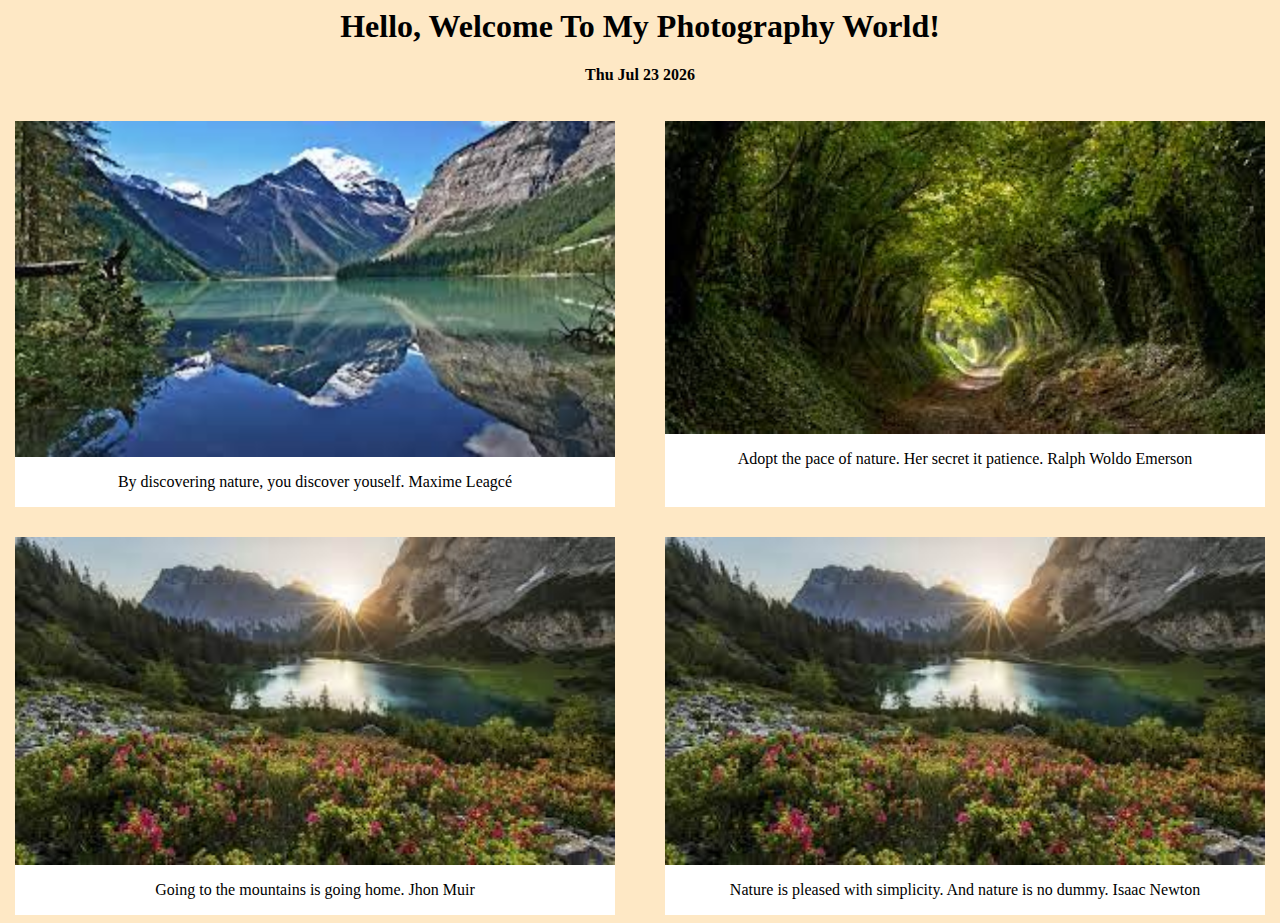
<file: index.html>
<html>

<head>
    <title>My Webpage</title>
    <link rel="stylesheet" href="style.css">
    <script src="main.js"></script>
</head>

<body onload="setDate()">
    <h1>Hello, Welcome To My Photography World!</h1>
    <h4 id='date'></h4>

    <div class="image-section">
        <div class="section-style">
            <img src="nature_!.jpeg" alt="">
            <p>By discovering nature, you discover youself. Maxime Leagcé</p>
        </div>
         <div class="section-style">
            <img src="natrue_2.jpeg" alt="">
            <p>Adopt the pace of nature. Her secret it patience. Ralph Woldo Emerson</p>
        </div>
    </div>
    <div class="image-section">
        <div class="section-style">
            <img src="nature_3.jpeg" alt="">
            <p>Going to the mountains is going home. Jhon Muir</p>
        </div>
        
        <div class="section-style">
            <img src="nature_3.jpeg" alt="">
            <p>Nature is pleased with simplicity. And nature is no dummy. Isaac Newton</p>
        </div>
    </div>
</body>

</html>
</file>
<file: style.css>
body {
    text-align: center;
    background-color: #fee8c5;
}

div {
    margin-top: 15px;
}

.image-section {
    display: flex;
    justify-content: center;
}

.section-style {
    margin-right: 25px;
    margin-Left: 25px;
    background-color: white;
}

img {
    width: 600px;
}
</file>
